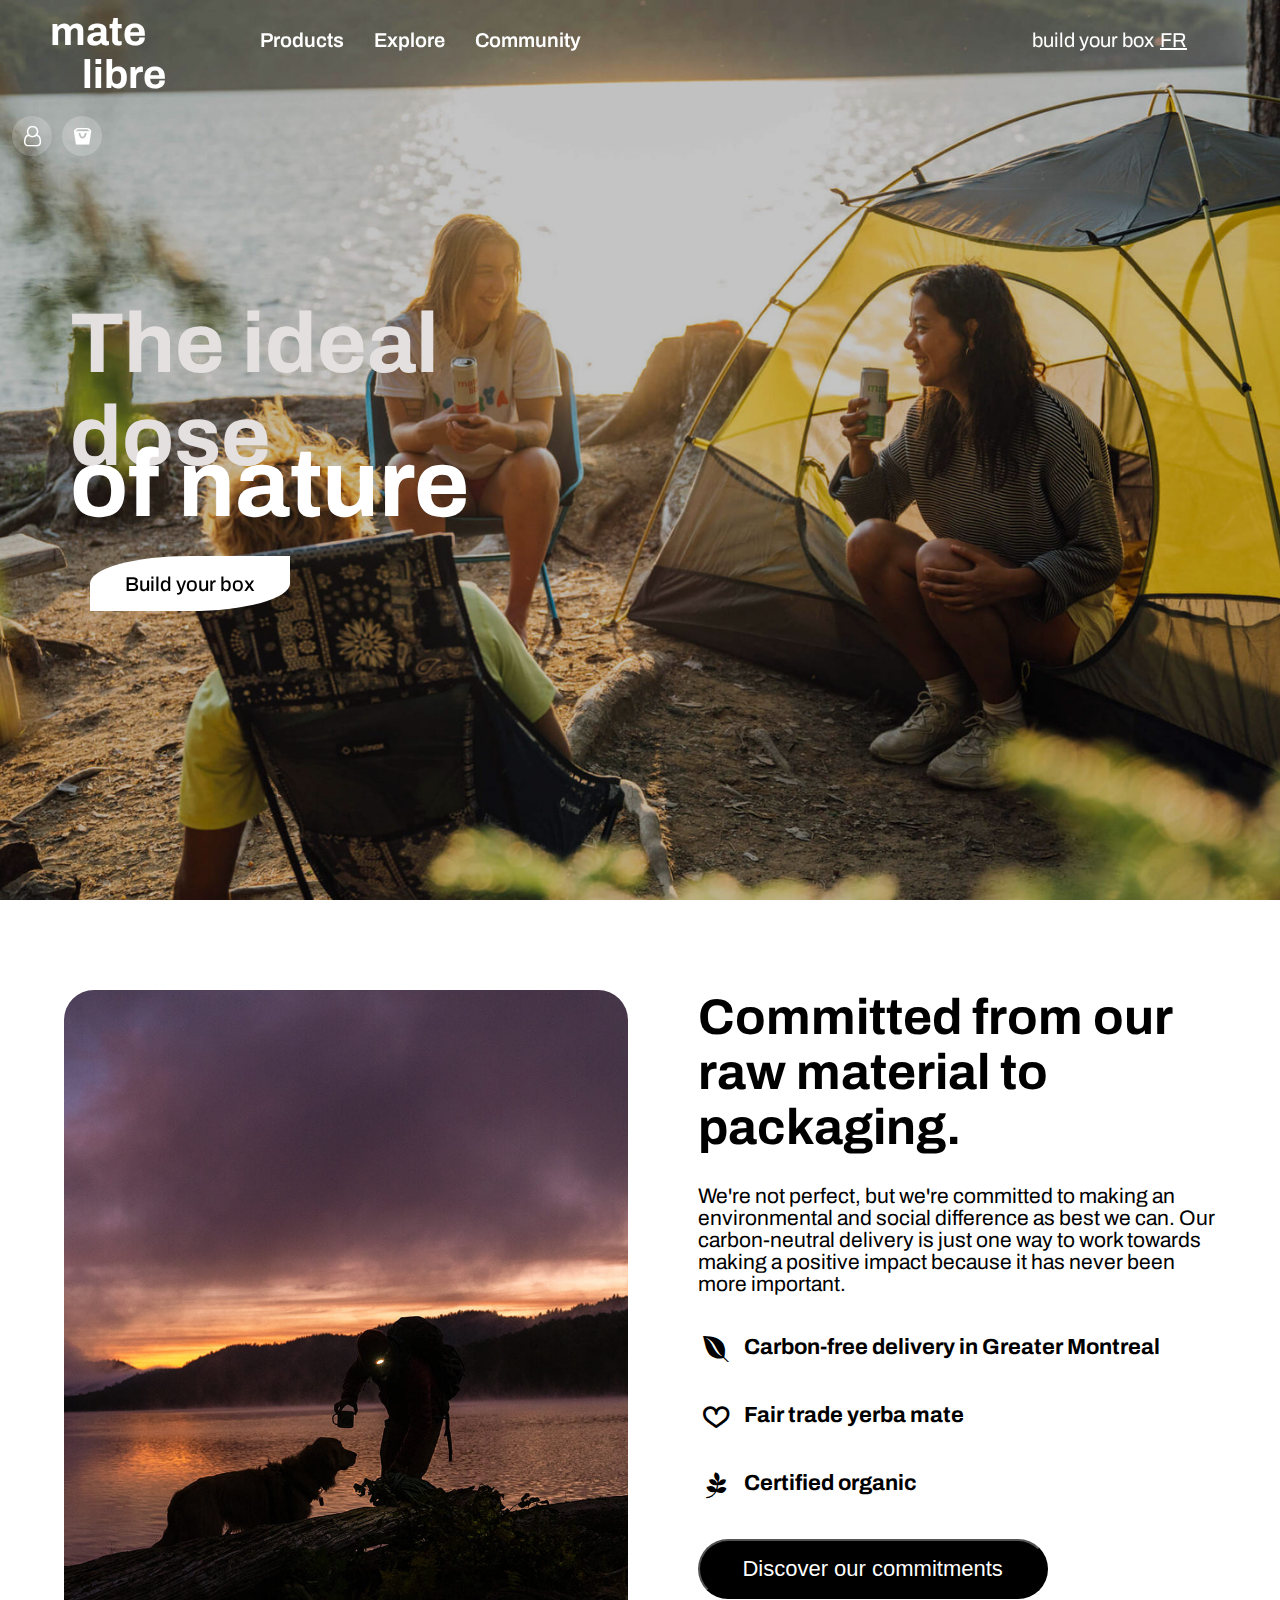
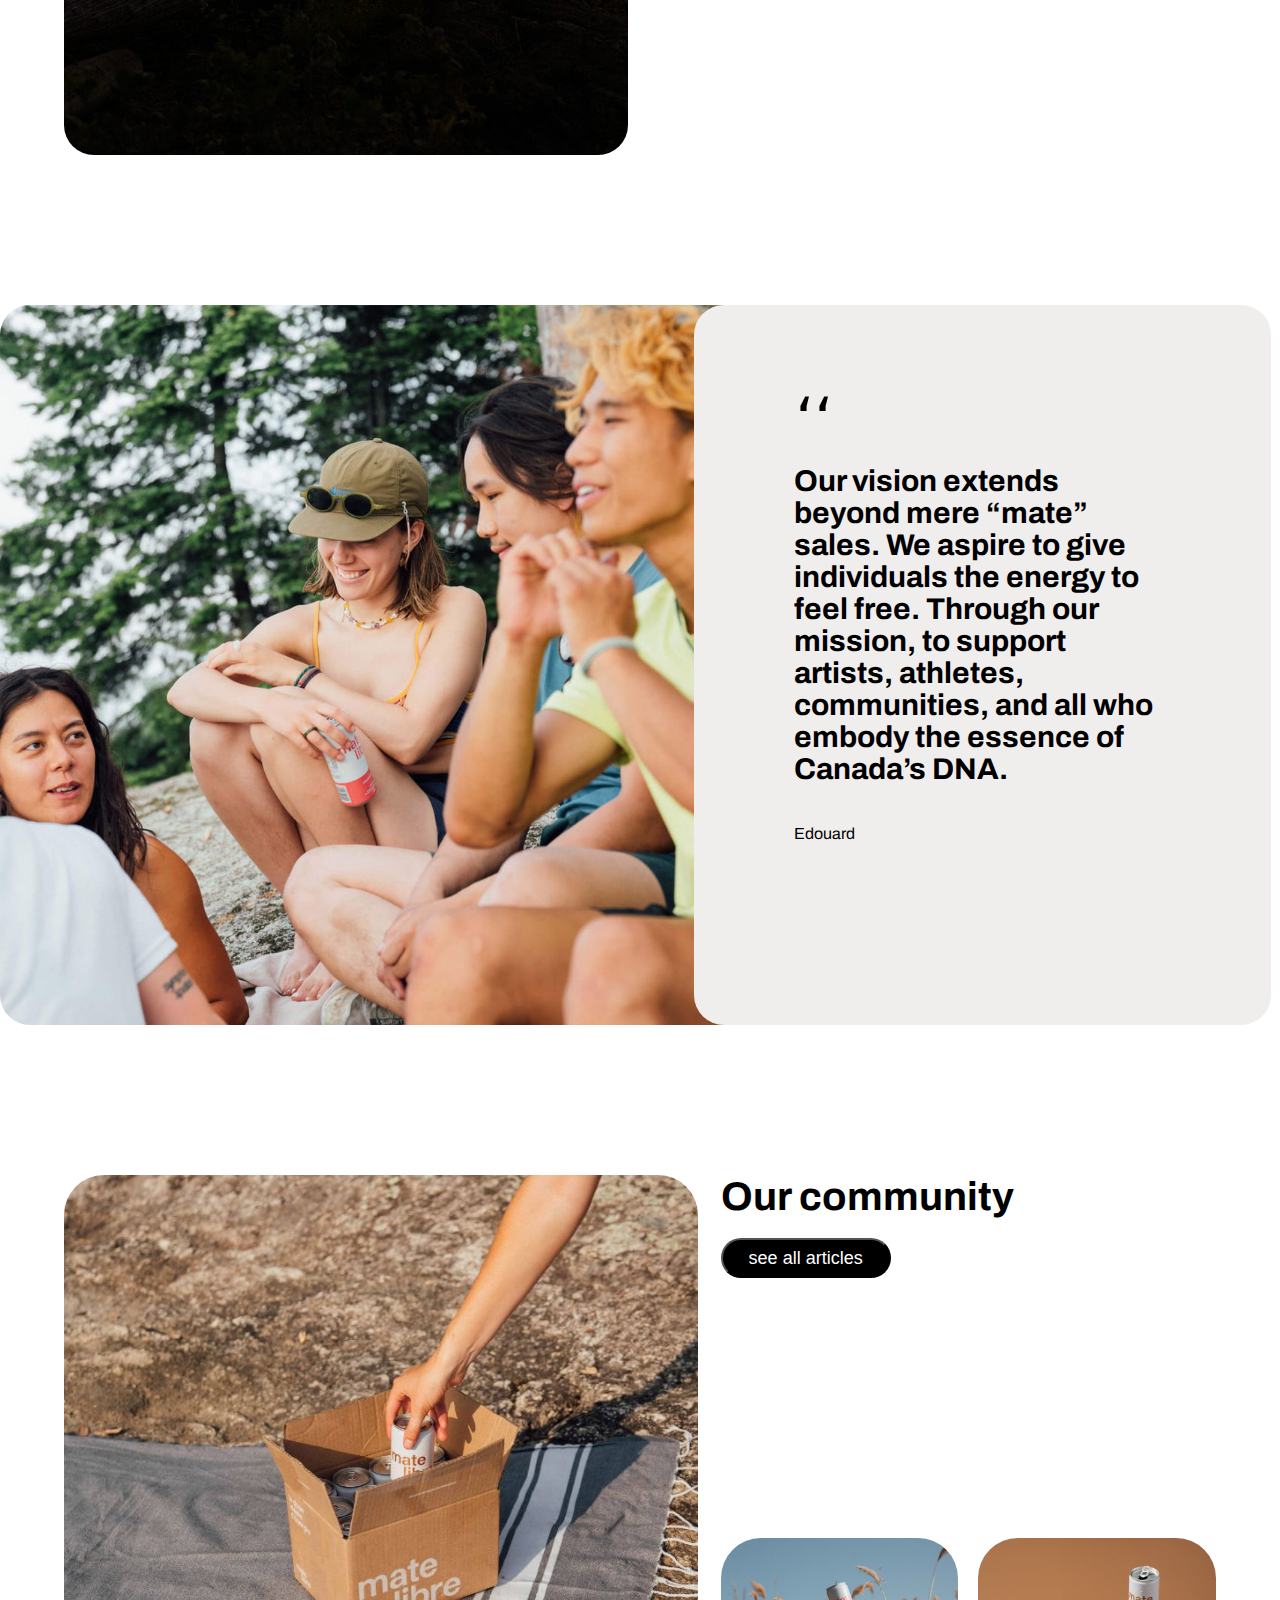
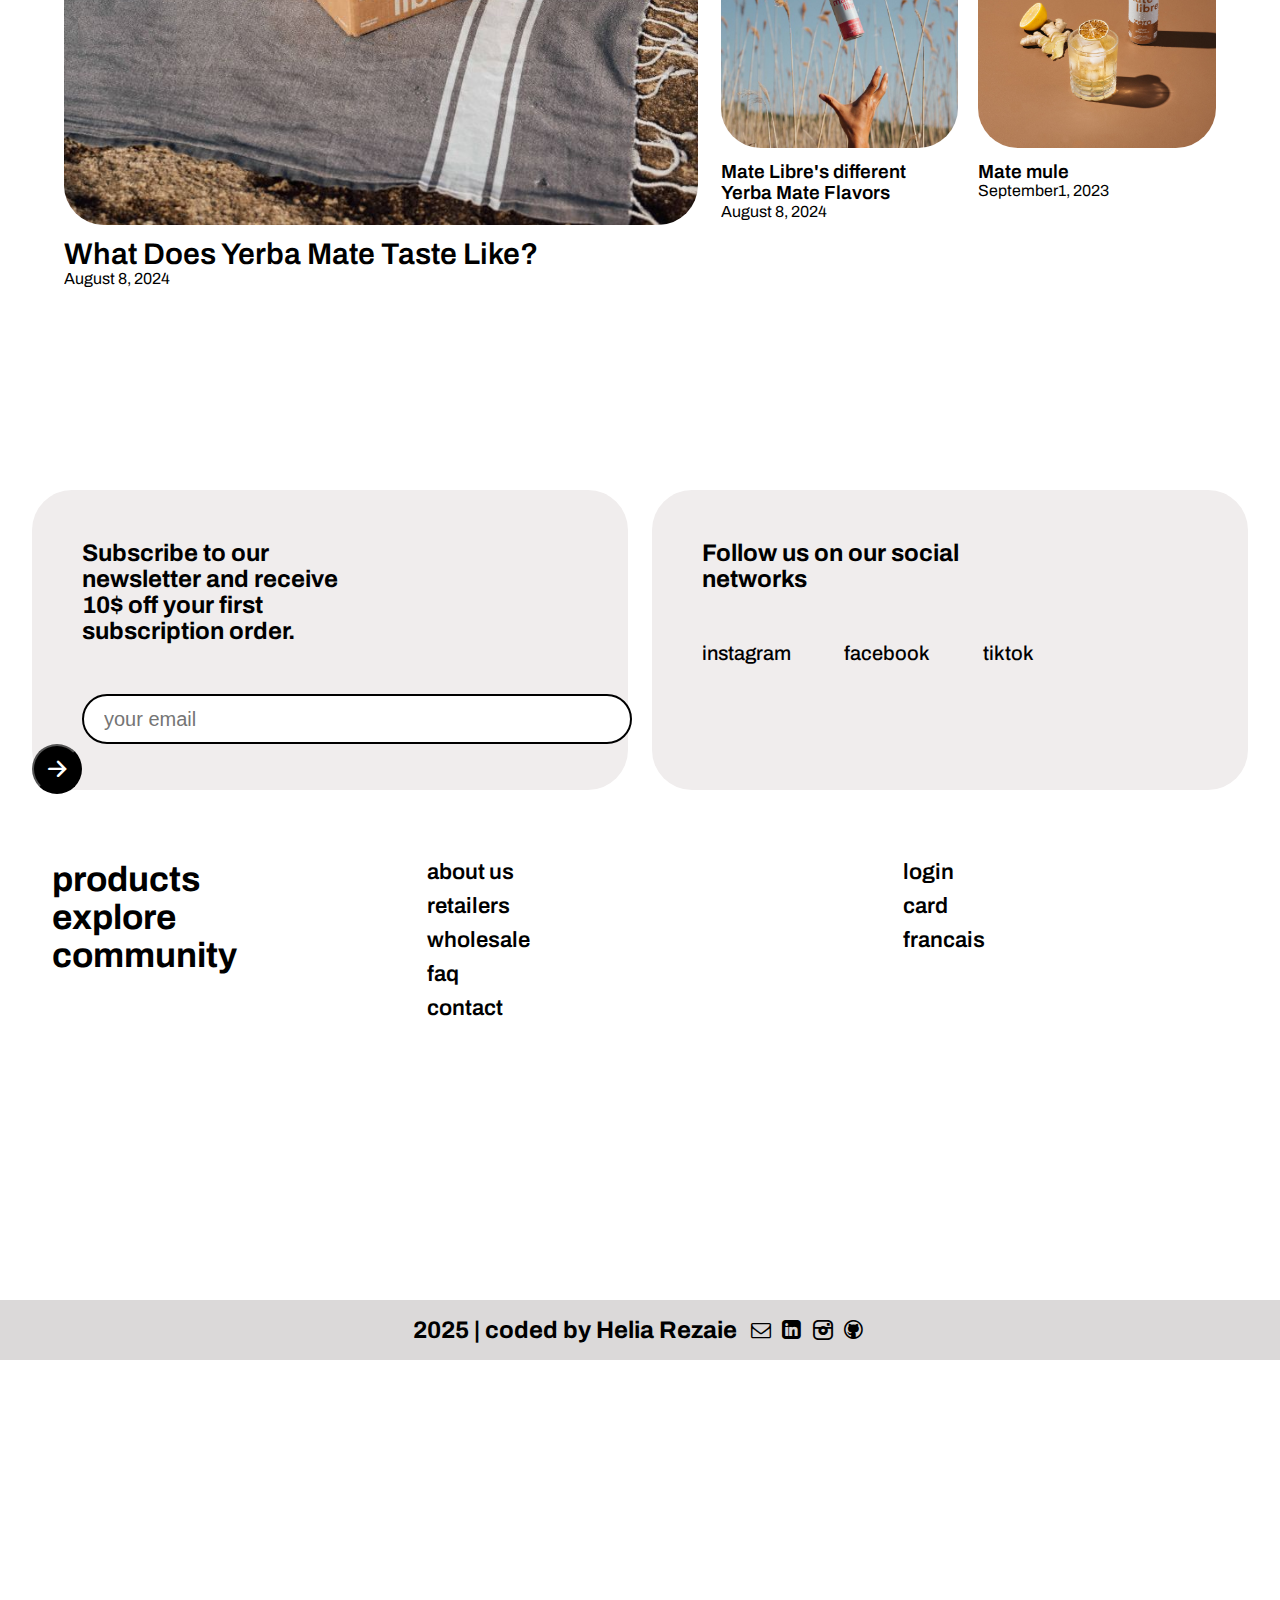
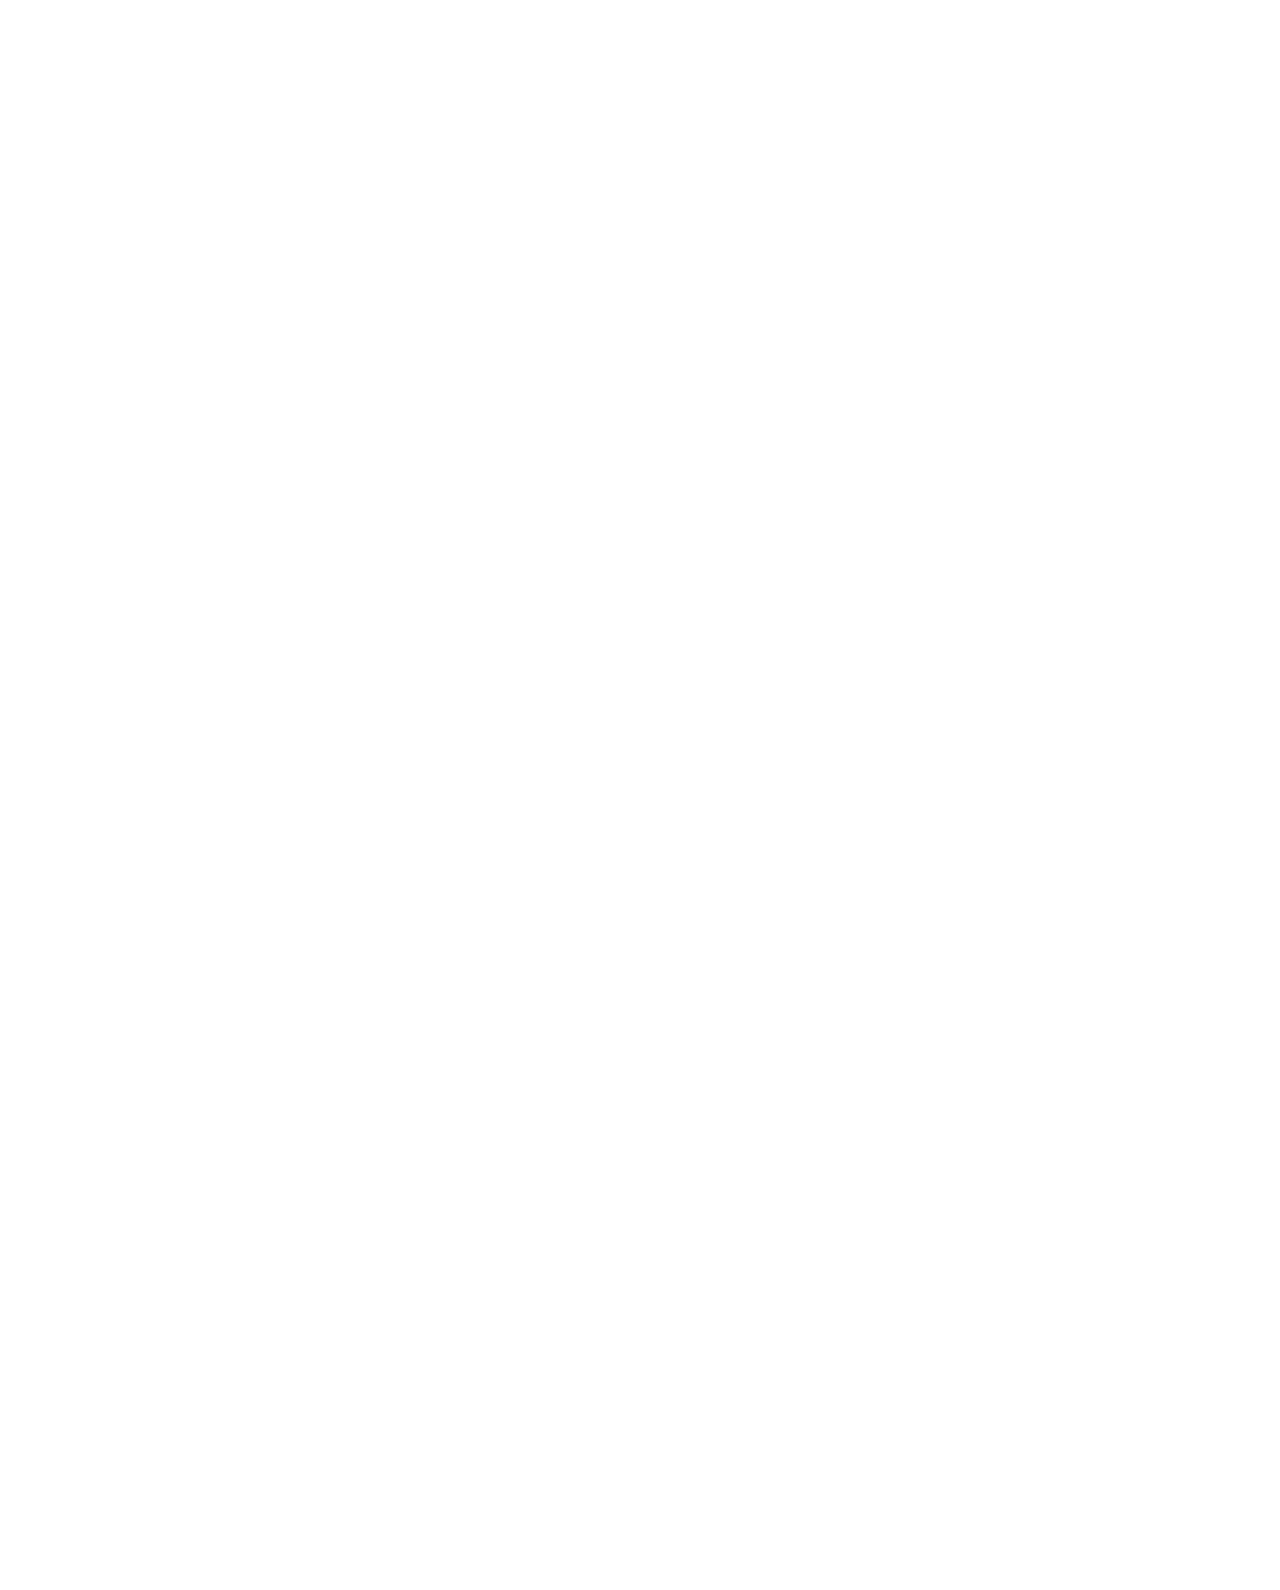
<file: index.html>
<!DOCTYPE html>
<html lang="en">

<head>
    <meta charset="UTF-8">
    <meta name="viewport" content="width=device-width, initial-scale=1.0">
    <title>Document</title>
    <link rel="preconnect" href="https://fonts.googleapis.com">
    <link rel="preconnect" href="https://fonts.gstatic.com" crossorigin>
    <link
        href="https://fonts.googleapis.com/css2?family=Archivo:ital,wght@0,100..900;1,100..900&family=Noto+Sans:ital,wght@0,100..900;1,100..900&display=swap"
        rel="stylesheet">
    <link rel="stylesheet" href="assets/css/master.css">
    <link rel="stylesheet" href="assets/fontello/css/fontello.css">
</head>

<body>
    <main>
        <section id="first">
            <div class="imag">
                <img src="assets/img/hero-home-01.jpg" alt="">
                <img src="assets/img/Watermelon-6.jpg" alt="">
            </div>
            <header class="row">
                <h4>mate <br>&nbsp;&nbsp;&nbsp; libre</h4>
                <ul class="row center">
                    <li>products</li>
                    <li>explore</li>
                    <li>community</li>
                </ul>
                <p>build your box</p>
                <a href="">FR</a>
                <div class="row">
                    <span class="icon-user-o"></span>
                    <span class="icon-bag"></span>
                </div>
            </header>
            <div>
                <h1>The ideal <br>dose</h1>
                <h2>of nature</h2>
                <a class="center" href="">Build your box</a>
            </div>
        </section>
        <section id="second">
            <h3>Discover our most popular<br> yerba mate infusions</h3>
            <section id="box">
                <div>
                    <h2>Watermelon</h2>
                    <b>sugarfree</b>
                    <img src="assets/img/Watermelon-Illustration-2.png" alt="">
                    <img src="assets/img/mate-libre-watermelon-sugarfree.png" alt="">
                    <p>A crisp juicv flavour that will transport you to a sun-kissed garden. Freshness in every sip!</p>
                    <a class="icon-right" href=""></a>
                </div>
                <div>
                    <h2>Watermelon</h2>
                    <img src="assets/img/Tile-Passion-Illustration.png" alt="">
                    <img src="assets/img/matelibre-can-passion_3d360783-e47a-4235-bc35-ab260a9a362a.png" alt="">
                    <p>A crisp juicv flavour that will transport you to a sun-kissed garden. Freshness in every sip!</p>
                    <a class="icon-right" href=""></a>
                </div>
                <div>
                    <h2>Watermelon</h2>
                    <img src="assets/img/Tile-Menthe_lime-Illustration.png" alt="">
                    <img src="assets/img/matelibre-can-menthe-lime_910b0663-93f8-40f2-b896-05345d5ad832.png" alt="">
                    <p>A crisp juicv flavour that will transport you to a sun-kissed garden. Freshness in every sip!</p>
                    <a class="icon-right" href=""></a>
                </div>
            </section>
            <div class="titr">
                <span>energy infusions</span>
                <span>60 mg of caffeine</span>
                <span>awakens the mind</span>
                <span>no crash</span>
            </div>
            <div class="txt">
                <h3 id="h3">The benefits of</h3>
                <h4 id="h4">yerba maté?</h4>
            </div>
            <section class="art">
                <article>
                    <span class="icon-flash-outline"></span>
                    <h5>Stimulates your mind</h5>
                    <p>Put your brain in focus mode: yerba mate infusion can help stimulate brain activity thanks to the
                        natural presence of polyphenols. The end of your sessions will be much more productive. [1] [2]
                        [3]</p>
                </article>
                <article>
                    <span class="icon-lkdto"></span>
                    <h5>No crash</h5>
                    <p>Prolonged, better-controlled energy without palpitations thanks to yerba mate. The natural
                        combination of caffeine and theobromine in yerba mate infusion helps regulate energy. Bye bye
                        coffee down! [4] [5]</p>
                </article>
                <article>
                    <span class="icon-pagelines"></span>
                    <h5>Sport & Recovery</h5>
                    <p>Whether it's for sport or after a night out, we've got you covered! Yerba mate's naturally
                        occurring caffeine could improve exercise performance and recovery. [3] [6]</p>
                </article>
            </section>
            <figure class="img">
                <img id="img" src="assets/img/Yerba_20studio_20tree.jpg" alt="">
                <figcaption id="fig">Mate libre is made from an infusion of yerba mate, a tree of South American origin.
                    A superfood with multiple benefits.
                    <a href="">Discover yerba mate</a>
                </figcaption>
            </figure>
        </section>
        <section id="third">
            <section class="one">
                <figure>
                    <img src="assets/img/home-02.jpg" alt="">
                </figure>
                <div class="texti">
                    <h2>Committed from our raw material to packaging.</h2>
                    <p>We're not perfect, but we're committed to making an environmental and social difference as best
                        we can. Our carbon-neutral delivery is just one way to work towards making a positive impact
                        because it has never been more important.</p>
                    <div>
                        <span class="icon-envira"></span>
                        <h4>Carbon-free delivery in Greater Montreal</h4>
                    </div>
                    <div>
                        <span class="icon-heart"></span>
                        <h4>Fair trade yerba mate</h4>
                    </div>
                    <div>
                        <span class="icon-pagelines"></span>
                        <h4>Certified organic</h4>
                    </div>
                    <button>Discover our commitments</button>
                </div>
            </section>
            <section class="tow">
                <figure>
                    <img src="assets/img/hero-home-03.jpg" alt="">
                </figure>
                <div>
                    <p>،،</p>
                    <h6>Our vision extends beyond mere “mate” sales. We aspire to give individuals the energy to feel
                        free. Through our mission, to support artists, athletes, communities, and all who embody the
                        essence of Canada’s DNA.</h6>
                    <span>Edouard</span>
                </div>
            </section>
            <section class="three">
                <figure>
                    <img src="assets/img/What_does_yerba_Mate_taste_like.jpg" alt="">
                    <figcaption><a href="">What Does Yerba Mate Taste Like?</a></figcaption>
                    <span>August 8, 2024</span>

                </figure>
                <section>
                    <h6>Our community</h6>
                    <button>see all articles</button>
                    <div>
                        <figure>
                            <img src="assets/img/Mate_Libre_Yerba_Mate_Flavours.jpg" alt="">
                            <figcaption><a href="">Mate Libre's different Yerba Mate Flavors</a></figcaption>
                            <span>August 8, 2024</span>

                        </figure>
                        <figure>
                            <img src="assets/img/DSC06452-3_1.jpg" alt="">
                            <figcaption><a href="">Mate mule</a></figcaption>
                            <span>September1, 2023</span>
                        </figure>
                    </div>
                </section>
            </section>
            <section class="four">
                <section class="avali">
                    <div>
                        <h5>Subscribe to our newsletter and receive 10$ off your first subscription order.</h5>
                        <input type="email" name="" id="" placeholder="your email">
                        <button class="icon-right"></button>
                    </div>
                    <div>
                        <h5>Follow us on our social networks</h5>
                        <a href="">instagram</a>
                        <a href="">facebook</a>
                        <a href="">tiktok</a>
                    </div>
                </section>
                <section class="dovomi">
                    <h4>products<br>explore<br>community</h4>
                    <nav>
                        <ul>
                            <li><a href="">about us</a></li>
                            <li><a href="">retailers</a></li>
                            <li><a href="">wholesale</a></li>
                            <li><a href="">faq</a></li>
                            <li><a href="">contact</a></li>
                        </ul>
                    </nav>
                    <nav>
                        <ul>
                            <li><a href="">login</a></li>
                            <li><a href="">card</a></li>
                            <li><a href="">francais</a></li>
                        </ul>
                    </nav>
                </section>
            </section>
            <section class="footer">
                <h2>2025 | coded by Helia Rezaie</h2>
                <nav>
                    <a href="http://milto:h.rezaie2479@gmail.com" target="_blank"><span
                            class="icon-mail hover:text-white"></span></a>
                    <a href="http://linkdin.com/in/helia-rezaie-web" target="_blank"><span
                            class="icon-linkedin hover:text-white"></span></a>
                    <a href="http://www.instagram.com/helia.web" target="_blank"><span
                            class="icon-instagram hover:text-white"></span></a>
                    <a href="https://github.com/Helia-rz79" target="_blank"><span
                            class="i icon-github-circled-alt2 hover:text-white"></span></a>
                </nav>
            </section>
        </section>
    </main>
</body>


<script>
    const second = document.querySelector('#second')
    const box = document.querySelector('#box')
    const third = document.querySelector('#third')
    const h3 = document.querySelector('.txt>#h3')
    const h4 = document.querySelector('.txt>#h4')
    const _img = document.querySelector('.img>#img')
    const fig = document.querySelector('.img>#fig')
    const _imgBox = document.querySelector('.img')



    window.addEventListener('scroll', () => {
        let st = parseInt(window.scrollY)
        console.log(st);


        if (st < 700) {
            second.style.top = ((1100 - (st)) / 10) + '%'
            box.style.transform = 'translateX(' + ((st - 550)) + 'px )'
        } else if (st > 1000 && st < 3200) {
            if (st < 1500) {
                h3.style.transform = 'translateX(' + ((st - 600) / 2) + 'px )'
                h4.style.transform = 'translateX(' + ((2500 - st) / 2) + 'px )'

            } else if (st > 2000 && st < 2800) {
                _img.style.width = ((st - 1790) / 10) + '%'
                _img.style.height = ((st - 1790) / 10) + '%'
                _img.style.clipPath = 'inset(0 0 0 0)'
                _imgBox.style.position = 'relative'
                fig.style.opacity = '0'

            } else if (st > 2800 && st < 3200) {
                _imgBox.style.position = 'fixed'
                _imgBox.style.left = '0'
                _imgBox.style.top = '0'
                _img.style.width = '100%'
                _img.style.height = '100%'
                fig.style.opacity = '1'
            }
            third.style.top = '100vh'

        } else if (st > 3200 && st < 3600) {
            third.style.top = '0px'
        
        } else if(st>3700 && st<3900){
            third.style.top = '-100vh'

        }else if(st>3900 && st<4200){
            third.style.top = '-200vh'
        }else if(st>4200 && st<4300){
            third.style.top = '-315vh'
        }
    })
</script>

</html>
</file>
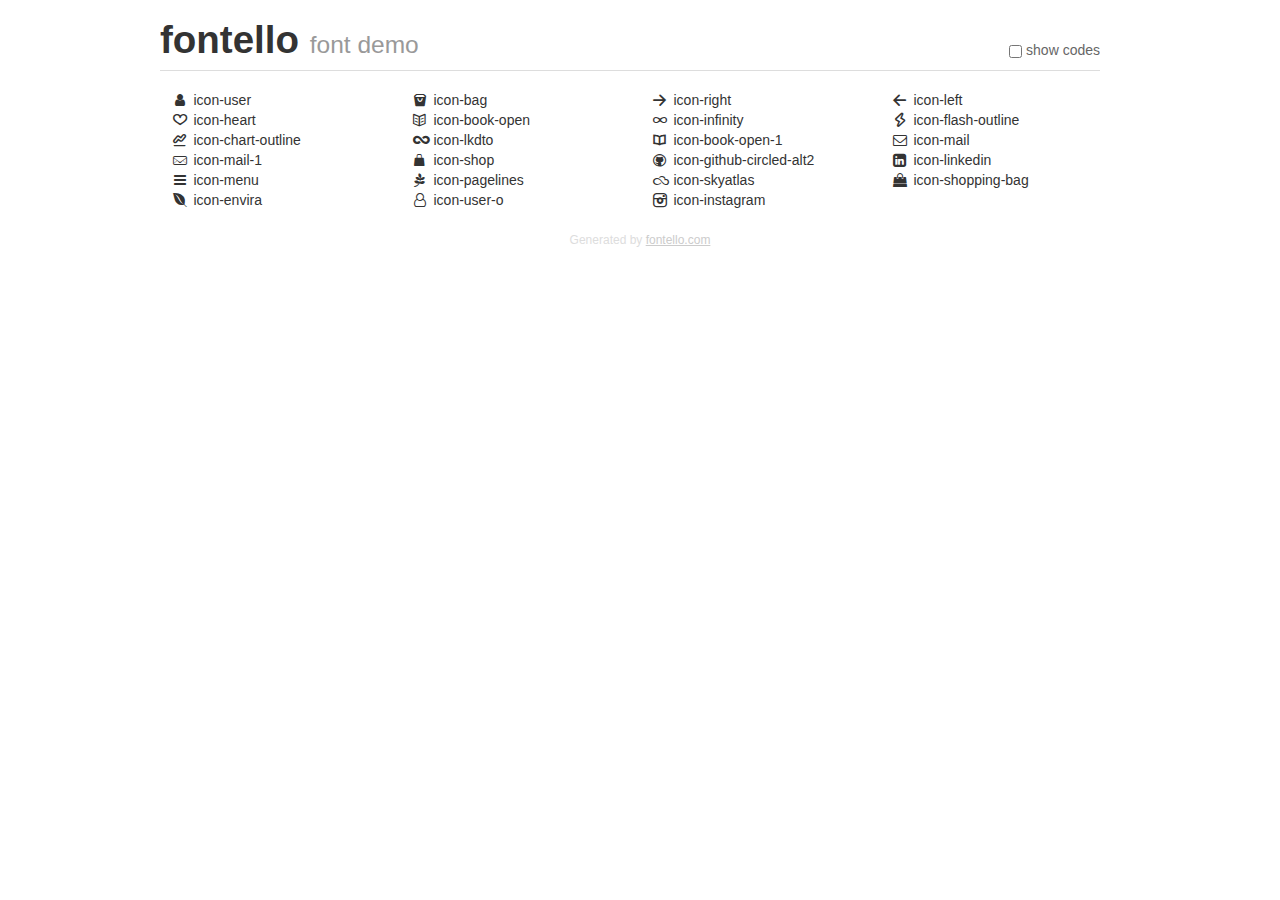
<file: assets/fontello/demo.html>
<!DOCTYPE html>
<html>
  <head>
  <!--[if lt IE 9]><script language="javascript" type="text/javascript" src="//html5shim.googlecode.com/svn/trunk/html5.js"></script><![endif]-->
  <meta charset="UTF-8">
  <style>
    html {
      font-size: 100%;
      -webkit-text-size-adjust: 100%;
      -ms-text-size-adjust: 100%;
    }
    a:focus {
      outline: thin dotted #333;
      outline: 5px auto -webkit-focus-ring-color;
      outline-offset: -2px;
    }
    a:hover,
    a:active {
      outline: 0;
    }
    input {
      margin: 0;
      font-size: 100%;
      vertical-align: middle;
      *overflow: visible;
      line-height: normal;
    }
    input::-moz-focus-inner {
      padding: 0;
      border: 0;
    }
    body {
      margin: 0;
      font-family: "Helvetica Neue", Helvetica, Arial, sans-serif;
      font-size: 14px;
      line-height: 20px;
      color: #333;
      background-color: #fff;
    }
    a {
      color: #08c;
      text-decoration: none;
    }
    a:hover {
      color: #005580;
      text-decoration: underline;
    }
    .row {
      margin-left: -20px;
      *zoom: 1;
    }
    .row:before,
    .row:after {
      display: table;
      content: "";
      line-height: 0;
    }
    .row:after {
      clear: both;
    }
    .span3 {
      float: left;
      min-height: 1px;
      margin-left: 20px;
      width: 220px;
    }
    .container {
      width: 940px;
      margin-right: auto;
      margin-left: auto;
      *zoom: 1;
    }
    .container:before,
    .container:after {
      display: table;
      content: "";
      line-height: 0;
    }
    .container:after {
      clear: both;
    }
    small {
      font-size: 85%;
    }
    h1 {
      margin: 10px 0;
      font-family: inherit;
      font-weight: bold;
      line-height: 20px;
      color: inherit;
      text-rendering: optimizelegibility;
      line-height: 40px;
      font-size: 38.5px;
    }
    h1 small {
      font-weight: normal;
      line-height: 1;
      color: #999;
      font-size: 24.5px;
    }

    body {
      margin-top: 90px;
    }
    .header {
      position: fixed;
      top: 0;
      left: 50%;
      margin-left: -480px;
      background-color: #fff;
      border-bottom: 1px solid #ddd;
      padding-top: 10px;
      z-index: 10;
    }
    .footer {
      color: #ddd;
      font-size: 12px;
      text-align: center;
      margin-top: 20px;
    }
    .footer a {
      color: #ccc;
      text-decoration: underline;
    }
    .the-icons {
      font-size: 14px;
      line-height: 24px;
    }
    .switch {
      position: absolute;
      right: 0;
      bottom: 10px;
      color: #666;
    }
    .switch input {
      margin-right: 0.3em;
    }
    .codesOn .i-name {
      display: none;
    }
    .codesOn .i-code {
      display: inline;
    }
    .i-code {
      display: none;
    }
    @font-face {
      font-family: 'fontello';
      src: url('./font/fontello.eot?37080436');
      src: url('./font/fontello.eot?37080436#iefix') format('embedded-opentype'),
           url('./font/fontello.woff?37080436') format('woff'),
           url('./font/fontello.ttf?37080436') format('truetype'),
           url('./font/fontello.svg?37080436#fontello') format('svg');
      font-weight: normal;
      font-style: normal;
    }
    .demo-icon {
      font-family: "fontello";
      font-style: normal;
      font-weight: normal;
      speak: never;
     
      display: inline-block;
      text-decoration: inherit;
      width: 1em;
      margin-right: .2em;
      text-align: center;
      /* opacity: .8; */
     
      /* For safety - reset parent styles, that can break glyph codes*/
      font-variant: normal;
      text-transform: none;
     
      /* fix buttons height, for twitter bootstrap */
      line-height: 1em;
     
      /* Animation center compensation - margins should be symmetric */
      /* remove if not needed */
      margin-left: .2em;
     
      /* You can be more comfortable with increased icons size */
      /* font-size: 120%; */
     
      /* Font smoothing. That was taken from TWBS */
      -webkit-font-smoothing: antialiased;
      -moz-osx-font-smoothing: grayscale;
     
      /* Uncomment for 3D effect */
      /* text-shadow: 1px 1px 1px rgba(127, 127, 127, 0.3); */
    }
    </style>
    <link rel="stylesheet" href="css/animation.css"><!--[if IE 7]><link rel="stylesheet" href="css/" + font.fontname + "-ie7.css"><![endif]-->
    <script>
      function toggleCodes(on) {
        var obj = document.getElementById('icons');
      
        if (on) {
          obj.className += ' codesOn';
        } else {
          obj.className = obj.className.replace(' codesOn', '');
        }
      }
    </script>
  </head>
  <body>
    <div class="container header">
      <h1>fontello <small>font demo</small></h1>
      <label class="switch">
        <input type="checkbox" onclick="toggleCodes(this.checked)">show codes
      </label>
    </div>
    <div class="container" id="icons">
      <div class="row">
        <div class="span3" title="Code: 0xe800">
          <i class="demo-icon icon-user">&#xe800;</i> <span class="i-name">icon-user</span><span class="i-code">0xe800</span>
        </div>
        <div class="span3" title="Code: 0xe801">
          <i class="demo-icon icon-bag">&#xe801;</i> <span class="i-name">icon-bag</span><span class="i-code">0xe801</span>
        </div>
        <div class="span3" title="Code: 0xe802">
          <i class="demo-icon icon-right">&#xe802;</i> <span class="i-name">icon-right</span><span class="i-code">0xe802</span>
        </div>
        <div class="span3" title="Code: 0xe803">
          <i class="demo-icon icon-left">&#xe803;</i> <span class="i-name">icon-left</span><span class="i-code">0xe803</span>
        </div>
      </div>
      <div class="row">
        <div class="span3" title="Code: 0xe804">
          <i class="demo-icon icon-heart">&#xe804;</i> <span class="i-name">icon-heart</span><span class="i-code">0xe804</span>
        </div>
        <div class="span3" title="Code: 0xe805">
          <i class="demo-icon icon-book-open">&#xe805;</i> <span class="i-name">icon-book-open</span><span class="i-code">0xe805</span>
        </div>
        <div class="span3" title="Code: 0xe806">
          <i class="demo-icon icon-infinity">&#xe806;</i> <span class="i-name">icon-infinity</span><span class="i-code">0xe806</span>
        </div>
        <div class="span3" title="Code: 0xe807">
          <i class="demo-icon icon-flash-outline">&#xe807;</i> <span class="i-name">icon-flash-outline</span><span class="i-code">0xe807</span>
        </div>
      </div>
      <div class="row">
        <div class="span3" title="Code: 0xe808">
          <i class="demo-icon icon-chart-outline">&#xe808;</i> <span class="i-name">icon-chart-outline</span><span class="i-code">0xe808</span>
        </div>
        <div class="span3" title="Code: 0xe809">
          <i class="demo-icon icon-lkdto">&#xe809;</i> <span class="i-name">icon-lkdto</span><span class="i-code">0xe809</span>
        </div>
        <div class="span3" title="Code: 0xe80a">
          <i class="demo-icon icon-book-open-1">&#xe80a;</i> <span class="i-name">icon-book-open-1</span><span class="i-code">0xe80a</span>
        </div>
        <div class="span3" title="Code: 0xe80b">
          <i class="demo-icon icon-mail">&#xe80b;</i> <span class="i-name">icon-mail</span><span class="i-code">0xe80b</span>
        </div>
      </div>
      <div class="row">
        <div class="span3" title="Code: 0xe80c">
          <i class="demo-icon icon-mail-1">&#xe80c;</i> <span class="i-name">icon-mail-1</span><span class="i-code">0xe80c</span>
        </div>
        <div class="span3" title="Code: 0xe835">
          <i class="demo-icon icon-shop">&#xe835;</i> <span class="i-name">icon-shop</span><span class="i-code">0xe835</span>
        </div>
        <div class="span3" title="Code: 0xf056">
          <i class="demo-icon icon-github-circled-alt2">&#xf056;</i> <span class="i-name">icon-github-circled-alt2</span><span class="i-code">0xf056</span>
        </div>
        <div class="span3" title="Code: 0xf05c">
          <i class="demo-icon icon-linkedin">&#xf05c;</i> <span class="i-name">icon-linkedin</span><span class="i-code">0xf05c</span>
        </div>
      </div>
      <div class="row">
        <div class="span3" title="Code: 0xf0c9">
          <i class="demo-icon icon-menu">&#xf0c9;</i> <span class="i-name">icon-menu</span><span class="i-code">0xf0c9</span>
        </div>
        <div class="span3" title="Code: 0xf18c">
          <i class="demo-icon icon-pagelines">&#xf18c;</i> <span class="i-name">icon-pagelines</span><span class="i-code">0xf18c</span>
        </div>
        <div class="span3" title="Code: 0xf216">
          <i class="demo-icon icon-skyatlas">&#xf216;</i> <span class="i-name">icon-skyatlas</span><span class="i-code">0xf216</span>
        </div>
        <div class="span3" title="Code: 0xf290">
          <i class="demo-icon icon-shopping-bag">&#xf290;</i> <span class="i-name">icon-shopping-bag</span><span class="i-code">0xf290</span>
        </div>
      </div>
      <div class="row">
        <div class="span3" title="Code: 0xf299">
          <i class="demo-icon icon-envira">&#xf299;</i> <span class="i-name">icon-envira</span><span class="i-code">0xf299</span>
        </div>
        <div class="span3" title="Code: 0xf2c0">
          <i class="demo-icon icon-user-o">&#xf2c0;</i> <span class="i-name">icon-user-o</span><span class="i-code">0xf2c0</span>
        </div>
        <div class="span3" title="Code: 0xf31e">
          <i class="demo-icon icon-instagram">&#xf31e;</i> <span class="i-name">icon-instagram</span><span class="i-code">0xf31e</span>
        </div>
      </div>
    </div>
    <div class="container footer">Generated by <a href="https://fontello.com">fontello.com</a></div>
  </body>
</html>
</file>
<file: assets/css/master.css>
* {
    margin: 0;
    padding: 0;
    box-sizing: border-box;
}

.row {
    display: flex;
    flex-wrap: wrap;
}

.center {
    justify-content: center;
    align-items: center;
}

body {
    font-family: "Archivo", serif;
    overflow-y: scroll;
    overflow-x: hidden;
}

main {
    width: 100%;
    min-height: 400vh;

    >#first {
        width: 100%;
        height: 110vh;
        position: relative;

        &::after {
            content: '';
            display: flex;
            width: 100%;
            height: 100%;
            position: fixed;
            top: 0;
            left: 0;
            background-color: rgba(0, 0, 0, 0.231);
            
        }

        >.imag {
            width: 100%;
            height: 100%;
            overflow: hidden;
            position: fixed;
            top: 0;
            left: 0;
            z-index: -2;

            >img {
                width: 100%;
                height: 100%;
                display: flex;
                object-fit: cover;
                position: absolute;
                top: 0;
                left: 0;
                animation: anime1 3s 2s infinite alternate;

                &:nth-of-type(2) {
                    opacity: 0;
                }


            }
        }

        >header {
            width: 100%;
            height: 80px;
            color: white;
            position: absolute;
            top: 0;
            left: 0;
            z-index: 1;

            >h4 {
                width: 10%;
                margin-left: 50px;
                margin-top: 10px;
                font-size: 40px;
            }

            >ul {
                width: 30%;
                height: 100%;
                gap: 30px;
                margin-left: 50px;

                >li {
                    font-size: 20px;
                    font-weight: 600;
                    list-style-type: none;
                    text-transform: capitalize;
                    cursor: pointer;
                    transition: .6s;

                    &:hover {
                        text-decoration: underline;
                    }
                }
            }

            >p {
                width: 10%;
                height: 100%;
                display: flex;
                align-items: center;
                margin-left: 420px;
                font-size: 20px;

            }

            >a {
                color: white;
                width: 5%;
                height: 100%;
                display: flex;
                align-items: center;
                font-size: 20px;
            }

            >div {
                width: 8%;
                height: 100%;
                align-items: center;
                justify-content: flex-end;
                gap: 10px;


                >span {
                    width: 40px;
                    height: 40px;
                    display: flex;
                    justify-content: center;
                    align-items: center;
                    color: white;
                    border-radius: 50%;
                    font-size: 20px;
                    cursor: pointer;
                    background-color: rgba(255, 255, 255, 0.21);
                }
            }
        }

        >div {
            width: 500px;
            height: 420px;
            /* border: 1px solid red; */
            position: absolute;
            top: 30%;
            left: 70px;
            z-index: 1;

            >h1 {
                color: rgb(228, 224, 224);
                font-size: 85px;
            }

            >h2 {
                color: white;
                font-size: 95px;
                margin-top: -50px;

            }

            >a {
                width: 200px;
                height: 55px;
                background-color: white;
                border-radius: 50% 0 50% 0;
                display: flex;
                text-decoration: none;
                margin: 20px;
                color: black;
                font-size: 20px;
                font-weight: 500;
                transition: .5s;

                &:hover {
                    background-color: black;
                    color: white;
                }
            }
        }
    }

    >#second {
        width: 100%;
        height: 600vh;
        background-color: white;
        z-index: 1;
        position: absolute;
        left: 0;
        top: 110%;
        transition: top .3s linear;
        overflow: hidden;

        >h3 {
            padding: 80px 80px 30px;
            font-size: 22px;

        }

        >.titr {
            width: 200%;
            height: 110px;
            /* border: 1px solid red; */
            display: flex;
            overflow: hidden;
            margin-top: 250px;
            align-items: center;
            animation: anime2 linear infinite 10s alternate;

            >span {
                display: flex;
                width: 120%;
                height: 100%;
                font-size: 70px;
                align-items: center;
                font-weight: 600;

                &:nth-of-type(2),
                &:nth-of-type(4) {
                    color: grey;
                }
            }
        }

        >#box {
            display: flex;
            gap: 30px;
            transform: translateX(-100px);
            transition: .3s;
            overflow: hidden;
            margin-top: 50px;

            >div {
                width: 600px;
                height: 450px;
                border-radius: 40px;
                position: relative;
                overflow: hidden;

                &:hover {
                    >img:first-of-type {
                        opacity: 1;
                    }

                    >p {
                        margin: 80px 0 0 240px;
                    }

                }

                &:nth-of-type(1) {
                    background-color: #FF9EA3;
                    color: rgb(135, 30, 30);

                    >b {
                        width: 100px;
                        height: 30px;
                        display: flex;
                        justify-content: center;
                        align-items: center;
                        margin: 10px 40px;
                        border-radius: 20px;
                        border: 1px solid rgb(111, 21, 21);
                    }

                    >a {
                        background-color: rgb(111, 21, 21);
                        color: #FF9EA3;
                    }
                }

                &:nth-of-type(2) {
                    background-color: rgb(247, 247, 211);
                    color: rgb(255, 153, 0);

                    >a {
                        background-color: rgb(255, 153, 0);
                        color: rgb(247, 247, 211);
                    }
                }

                &:nth-of-type(3) {
                    background-color: rgb(222, 245, 222);
                    color: rgb(9, 77, 9);

                    >a {
                        background-color: rgb(9, 77, 9);
                        color: rgb(222, 245, 222);
                    }
                }

                >h2 {
                    margin: 30px 30px 10px;
                    font-size: 40px;
                }

                >img {
                    width: 40%;
                    height: 50%;
                    object-fit: contain;
                    position: absolute;
                    left: 0;
                    bottom: 0;
                    transition: .2s;

                    &:first-of-type {
                        width: 50%;
                        height: 60%;
                        opacity: 0;
                        object-fit: cover;
                    }
                }

                >p {
                    width: 250px;
                    font-size: 22px;
                    margin: 130px 0 0 220px;
                    transition: .2s;
                    font-weight: 600;

                }

                >a {
                    display: flex;
                    justify-content: center;
                    align-items: center;
                    width: 40px;
                    height: 40px;
                    text-decoration: none;
                    border-radius: 50%;
                    position: absolute;
                    bottom: 15px;
                    right: 30px;
                }
            }
        }

        >.txt {
            width: 90%;
            height: 170px;
            /* border: 1px solid red; */
            margin-top: 300px;
            display: flex;
            flex-wrap: wrap;
            margin: 150px auto;

            >h3 {
                color: grey;
                font-size: 70px;
                width: 70%;
                transition: .2s;
            }

            >h4 {
                font-size: 70px;
                transform: translateX(1000px);
                width: 70%;
                transition: .2s;
            }
        }

        >.art {
            width: 380px;
            height: 100vh;
            /* border: 1px solid red; */
            margin: 200px auto 100px;

            >article {
                width: 100%;
                height: 30%;
                margin-bottom: 30px;

                >span {
                    font-size: 40px;
                    display: flex;
                    margin: 10px 0;
                }

                >h5 {
                    margin: 15px 0px;
                    font-size: 28px;
                }

                >p {
                    font-size: 19px;
                }
            }

        }

        >.img {
            width: 100%;
            height: 100vh;
            position: relative;

            >img {
                object-fit: cover;
                width: 5%;
                height: 5%;
                transition: .2s;
            }

            >figcaption {
                position: absolute;
                top: 60px;
                left: 100px;
                z-index: 11;
                font-size: 52px;
                color: white;
                width: 58%;
                font-weight: 600;
                opacity: 0;
                transition: 2s;

                >a {
                    display: flex;
                    text-decoration: none;
                    color: black;
                    background-color: white;
                    width: 300px;
                    height: 50px;
                    justify-content: center;
                    align-items: center;
                    font-size: 23px;
                    border-radius: 30px;
                    margin-top: 20px;
                    transition: .4s;

                    &:hover {
                        background-color: black;
                        color: white;
                    }
                }
            }
        }
    }

    >#third {
        width: 100%;
        height: 410vh;
        background-color: white;
        left: 0;
        top: 100vh;
        transition: .4s linear;
        z-index: 10;
        position: fixed;
        >.one {
            width: 90%;
            height: 85vh;
            /* border: 1px solid red; */
            margin: 90px auto;
            display: flex;
            justify-content: space-between;

            >figure {
                width: 49%;
                height: 100%;

                >img {
                    width: 100%;
                    height: 100%;
                    object-fit: cover;
                    border-radius: 30px;
                }
            }

            >.texti {
                width: 45%;
                height: 100%;

                >h2 {
                    font-size: 50px;
                }

                >p {
                    margin: 30px 0;
                    font-size: 21px;
                }

                >div {
                    margin: 40px 0;
                    display: flex;
                    gap: 10px;

                    >span {
                        font-size: 26px;
                    }

                    >h4 {
                        font-size: 22px;
                    }
                }

                >button {
                    display: flex;
                    text-decoration: none;
                    color: white;
                    background-color: black;
                    width: 350px;
                    height: 60px;
                    justify-content: center;
                    align-items: center;
                    font-size: 22px;
                    border-radius: 30px;
                    margin-top: 20px;
                    transition: .4s;
                    cursor: pointer;
                    font-weight: 500;
                }
            }
        }

        >.tow {
            width: 104%;
            height: 80vh;
            /* border: 1px solid red; */
            margin: 150px 0;
            display: flex;

            >figure {
                width: 70%;
                height: 100%;

                >img {
                    width: 100%;
                    height: 100%;
                    object-fit: cover;
                    border-radius: 30px;
                }
            }

            >div {
                width: 50%;
                height: 100%;
                background-color: rgb(240, 237, 237);
                border-radius: 30px;
                transform: translateX(-60px);
                padding: 50px 100px;

                >p {
                    font-size: 60px;
                }

                >h6 {
                    font-size: 30px;
                    margin: 40px 0;
                }
            }
        }

        >.three {
            width: 90%;
            height: 85vh;
            /* border: 1px solid red; */
            display: flex;
            justify-content: space-between;
            margin: 50px auto;

            >figure {
                width: 55%;
                height: 100%;
                overflow: hidden;
                >img {
                    width: 100%;
                    height: 85%;
                    object-fit: cover;
                    border-radius: 40px;
                    transition: .5s;
                    overflow: hidden;
                    &:hover{
                        scale: 1.04;
                       
                    }
                }

                >figcaption {
                    font-size: 30px;
                    font-weight: 600;
                    margin-top: 10px;
                    >a{
                        color: black;
                        text-decoration: none;
                    }
                }

               
            }

            >section {
                width: 43%;
                height: 100%;

                >h6 {
                    font-size: 40px;
                }

                >button {
                    display: flex;
                    text-decoration: none;
                    color: white;
                    background-color: black;
                    width: 170px;
                    height: 40px;
                    justify-content: center;
                    align-items: center;
                    font-size: 18px;
                    border-radius: 30px;
                    margin-top: 20px;
                    transition: .4s;
                    font-weight: 500;
                    transition: .4s;
                    cursor: pointer;
                    &:hover {
                        background-color: white;
                        color: black;
                    }
                }

                >div {
                    display: flex;
                    margin-top: 260px;
                    height: 300px;
                    justify-content: space-between;

                    >figure {
                        width: 48%;
                        height: 100%;
                        overflow: hidden;
                        >img {
                            width: 100%;
                            height: 70%;
                            border-radius: 40px;
                            object-fit: cover;
                            transition: .5s;
                            &:hover{
                                scale: 1.05;
                            }
                        }

                        >figcaption {
                            font-size: 19px;
                            font-weight: 600;
                            margin-top: 10px;
                            >a{
                                color: black;
                                text-decoration: none;
                            }
                        }
                    }
                }
            }

        }
        >.four{
            width: 95%;
            height: 90vh;
            /* border: 1px solid red; */
            margin: 150px auto 0;
            >.avali{
                width: 100%;
                height: 300px;
                display: flex;
                justify-content: space-between;
                >div{
                    border-radius: 40px;
                    width: 49%;
                    height: 100%;
                    background-color: rgb(240, 237, 237);
                    >h5{
                        margin: 50px;
                        width: 260px;
                        font-size: 24px;
                    }
                    >input{
                        width: 550px;
                        height: 50px;
                        border: 2px solid black;
                        background-color: white;
                        border-radius: 30px;
                        margin-left: 50px;
                        padding-left: 20px;
                        font-size: 20px;
                        &::placeholder{
                            font-size: 20px;
                        }
                    }
                    >button{
                        width: 50px;
                        height: 50px;
                        background-color: black;
                        color: white;
                        font-size: 20px;
                        border-radius: 50%;
                        
                    }
                    >a{
                        text-decoration: none;
                        color: black;
                        margin-left: 50px;
                        padding-top: 50px;
                        font-size: 20px;
                        font-weight: 500;
                    }
                }
            }
            >.dovomi{
                display: flex;
                width: 100%;
                height: 350px;
                margin-top: 70px;
                /* border: 1px solid red; */
                justify-content: space-between;
                >h4{
                    width: 20%;
                    font-size: 35px;
                    margin-left: 20px;
                }
                >nav{
                    width: 30%;
                    padding-left: 20px;
                    >ul{
                        width: 100%;
                        >li{
                            list-style-type: none;
                            padding-bottom: 10px;
                            gap: 10px;
                            >a{
                                text-decoration: none;
                                color: black;
                                font-size: 22px;
                                font-weight: 600;
                                
                            }
                        }
                    }
                }
            }
        }
        >.footer{
            width: 100%;
            height: 60px;
            background-color: rgb(219, 217, 217);
            display: flex;
            justify-content: center;
            align-items: center;
            >nav{
                margin-left: 10px;
                >a{
                    color: black;
                    font-size: 20px;
                    &:hover{
                        color: white;
                    }
                }
            }
        }

    }
}


@keyframes anime1 {
    to {
        opacity: 1;
        z-index: -1;
    }
}

@keyframes anime2 {
    to {
        transform: translateX(-1100px);
    }
}
</file>
<file: assets/fontello/css/fontello.css>
@font-face {
  font-family: 'fontello';
  src: url('../font/fontello.eot?80059245');
  src: url('../font/fontello.eot?80059245#iefix') format('embedded-opentype'),
       url('../font/fontello.woff2?80059245') format('woff2'),
       url('../font/fontello.woff?80059245') format('woff'),
       url('../font/fontello.ttf?80059245') format('truetype'),
       url('../font/fontello.svg?80059245#fontello') format('svg');
  font-weight: normal;
  font-style: normal;
}
/* Chrome hack: SVG is rendered more smooth in Windozze. 100% magic, uncomment if you need it. */
/* Note, that will break hinting! In other OS-es font will be not as sharp as it could be */
/*
@media screen and (-webkit-min-device-pixel-ratio:0) {
  @font-face {
    font-family: 'fontello';
    src: url('../font/fontello.svg?80059245#fontello') format('svg');
  }
}
*/
[class^="icon-"]:before, [class*=" icon-"]:before {
  font-family: "fontello";
  font-style: normal;
  font-weight: normal;
  speak: never;

  display: inline-block;
  text-decoration: inherit;
  width: 1em;
  margin-right: .2em;
  text-align: center;
  /* opacity: .8; */

  /* For safety - reset parent styles, that can break glyph codes*/
  font-variant: normal;
  text-transform: none;

  /* fix buttons height, for twitter bootstrap */
  line-height: 1em;

  /* Animation center compensation - margins should be symmetric */
  /* remove if not needed */
  margin-left: .2em;

  /* you can be more comfortable with increased icons size */
  /* font-size: 120%; */

  /* Font smoothing. That was taken from TWBS */
  -webkit-font-smoothing: antialiased;
  -moz-osx-font-smoothing: grayscale;

  /* Uncomment for 3D effect */
  /* text-shadow: 1px 1px 1px rgba(127, 127, 127, 0.3); */
}

.icon-user:before { content: '\e800'; } /* '' */
.icon-bag:before { content: '\e801'; } /* '' */
.icon-right:before { content: '\e802'; } /* '' */
.icon-left:before { content: '\e803'; } /* '' */
.icon-heart:before { content: '\e804'; } /* '' */
.icon-book-open:before { content: '\e805'; } /* '' */
.icon-infinity:before { content: '\e806'; } /* '' */
.icon-flash-outline:before { content: '\e807'; } /* '' */
.icon-chart-outline:before { content: '\e808'; } /* '' */
.icon-lkdto:before { content: '\e809'; } /* '' */
.icon-book-open-1:before { content: '\e80a'; } /* '' */
.icon-mail:before { content: '\e80b'; } /* '' */
.icon-mail-1:before { content: '\e80c'; } /* '' */
.icon-shop:before { content: '\e835'; } /* '' */
.icon-github-circled-alt2:before { content: '\f056'; } /* '' */
.icon-linkedin:before { content: '\f05c'; } /* '' */
.icon-menu:before { content: '\f0c9'; } /* '' */
.icon-pagelines:before { content: '\f18c'; } /* '' */
.icon-skyatlas:before { content: '\f216'; } /* '' */
.icon-shopping-bag:before { content: '\f290'; } /* '' */
.icon-envira:before { content: '\f299'; } /* '' */
.icon-user-o:before { content: '\f2c0'; } /* '' */
.icon-instagram:before { content: '\f31e'; } /* '' */
</file>
<file: assets/fontello/css/animation.css>
/*
   Animation example, for spinners
*/
.animate-spin {
  -moz-animation: spin 2s infinite linear;
  -o-animation: spin 2s infinite linear;
  -webkit-animation: spin 2s infinite linear;
  animation: spin 2s infinite linear;
  display: inline-block;
}
@-moz-keyframes spin {
  0% {
    -moz-transform: rotate(0deg);
    -o-transform: rotate(0deg);
    -webkit-transform: rotate(0deg);
    transform: rotate(0deg);
  }

  100% {
    -moz-transform: rotate(359deg);
    -o-transform: rotate(359deg);
    -webkit-transform: rotate(359deg);
    transform: rotate(359deg);
  }
}
@-webkit-keyframes spin {
  0% {
    -moz-transform: rotate(0deg);
    -o-transform: rotate(0deg);
    -webkit-transform: rotate(0deg);
    transform: rotate(0deg);
  }

  100% {
    -moz-transform: rotate(359deg);
    -o-transform: rotate(359deg);
    -webkit-transform: rotate(359deg);
    transform: rotate(359deg);
  }
}
@-o-keyframes spin {
  0% {
    -moz-transform: rotate(0deg);
    -o-transform: rotate(0deg);
    -webkit-transform: rotate(0deg);
    transform: rotate(0deg);
  }

  100% {
    -moz-transform: rotate(359deg);
    -o-transform: rotate(359deg);
    -webkit-transform: rotate(359deg);
    transform: rotate(359deg);
  }
}
@-ms-keyframes spin {
  0% {
    -moz-transform: rotate(0deg);
    -o-transform: rotate(0deg);
    -webkit-transform: rotate(0deg);
    transform: rotate(0deg);
  }

  100% {
    -moz-transform: rotate(359deg);
    -o-transform: rotate(359deg);
    -webkit-transform: rotate(359deg);
    transform: rotate(359deg);
  }
}
@keyframes spin {
  0% {
    -moz-transform: rotate(0deg);
    -o-transform: rotate(0deg);
    -webkit-transform: rotate(0deg);
    transform: rotate(0deg);
  }

  100% {
    -moz-transform: rotate(359deg);
    -o-transform: rotate(359deg);
    -webkit-transform: rotate(359deg);
    transform: rotate(359deg);
  }
}
</file>
